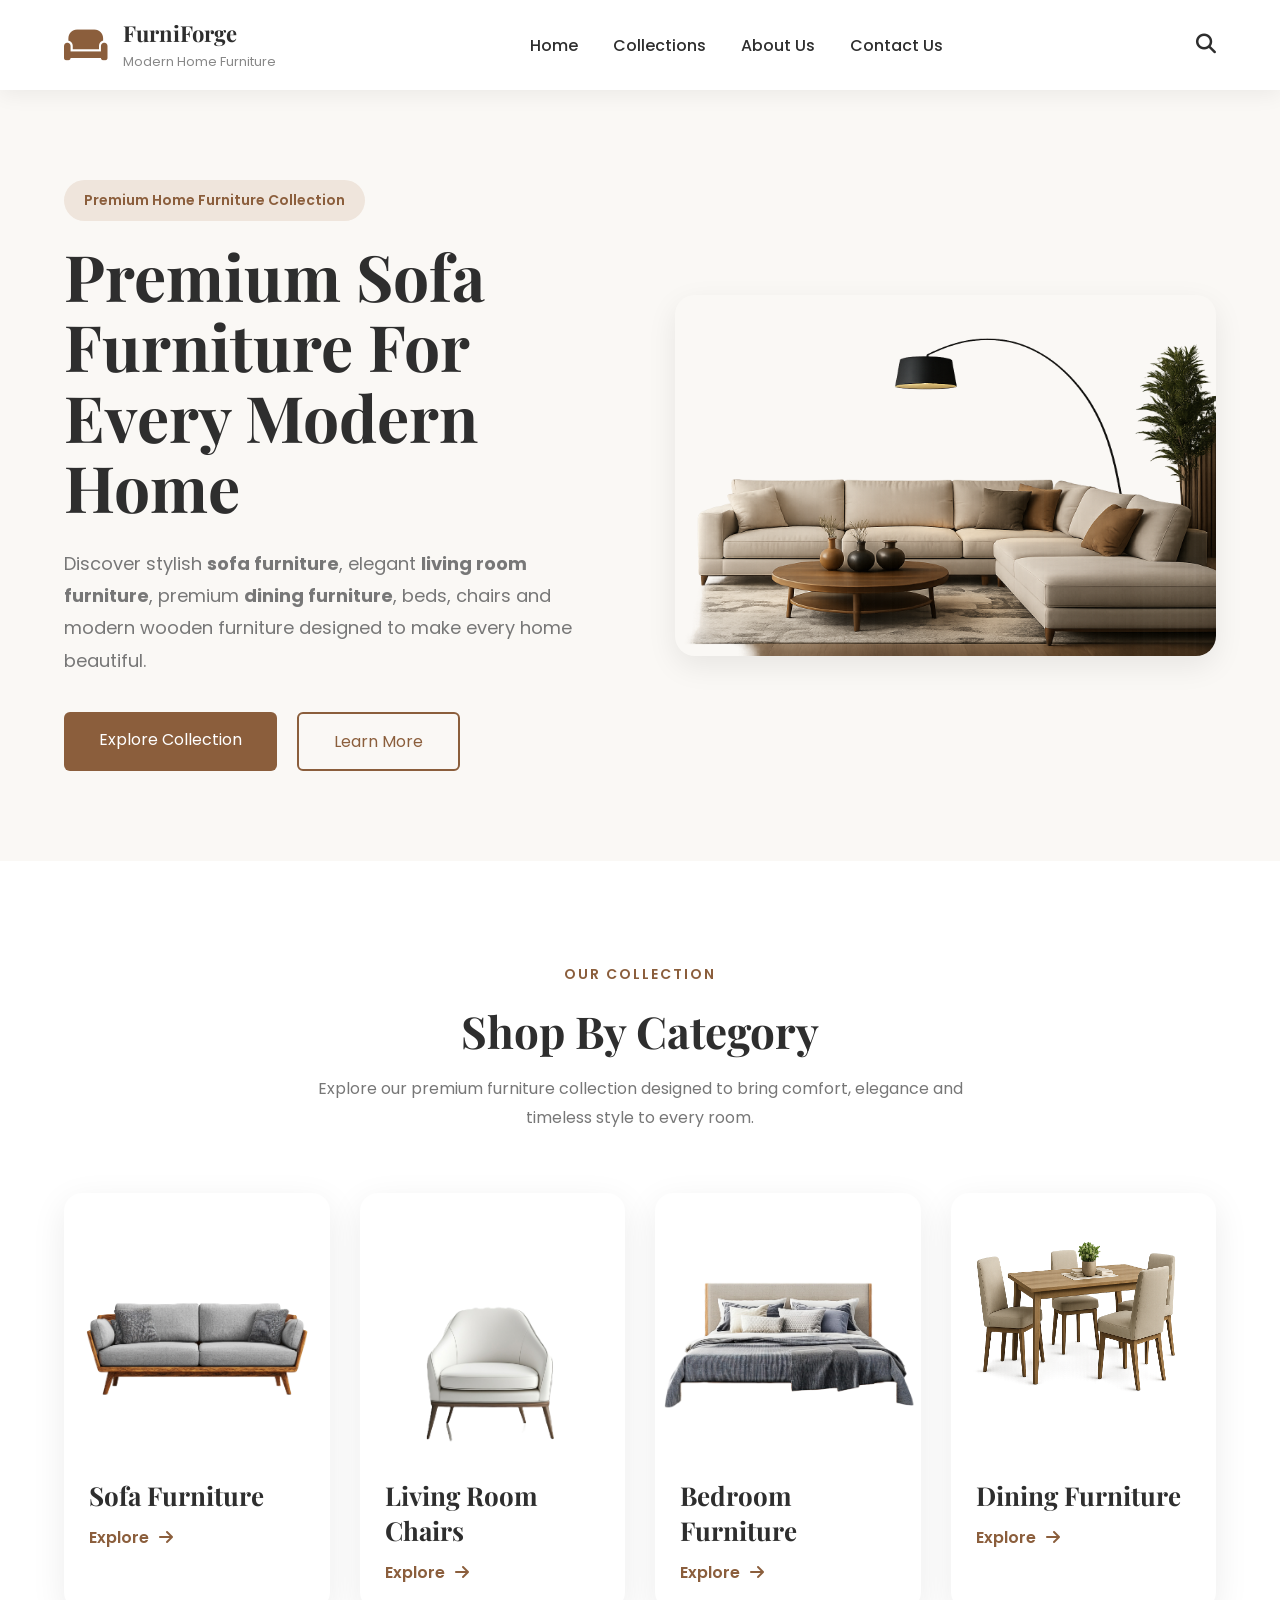
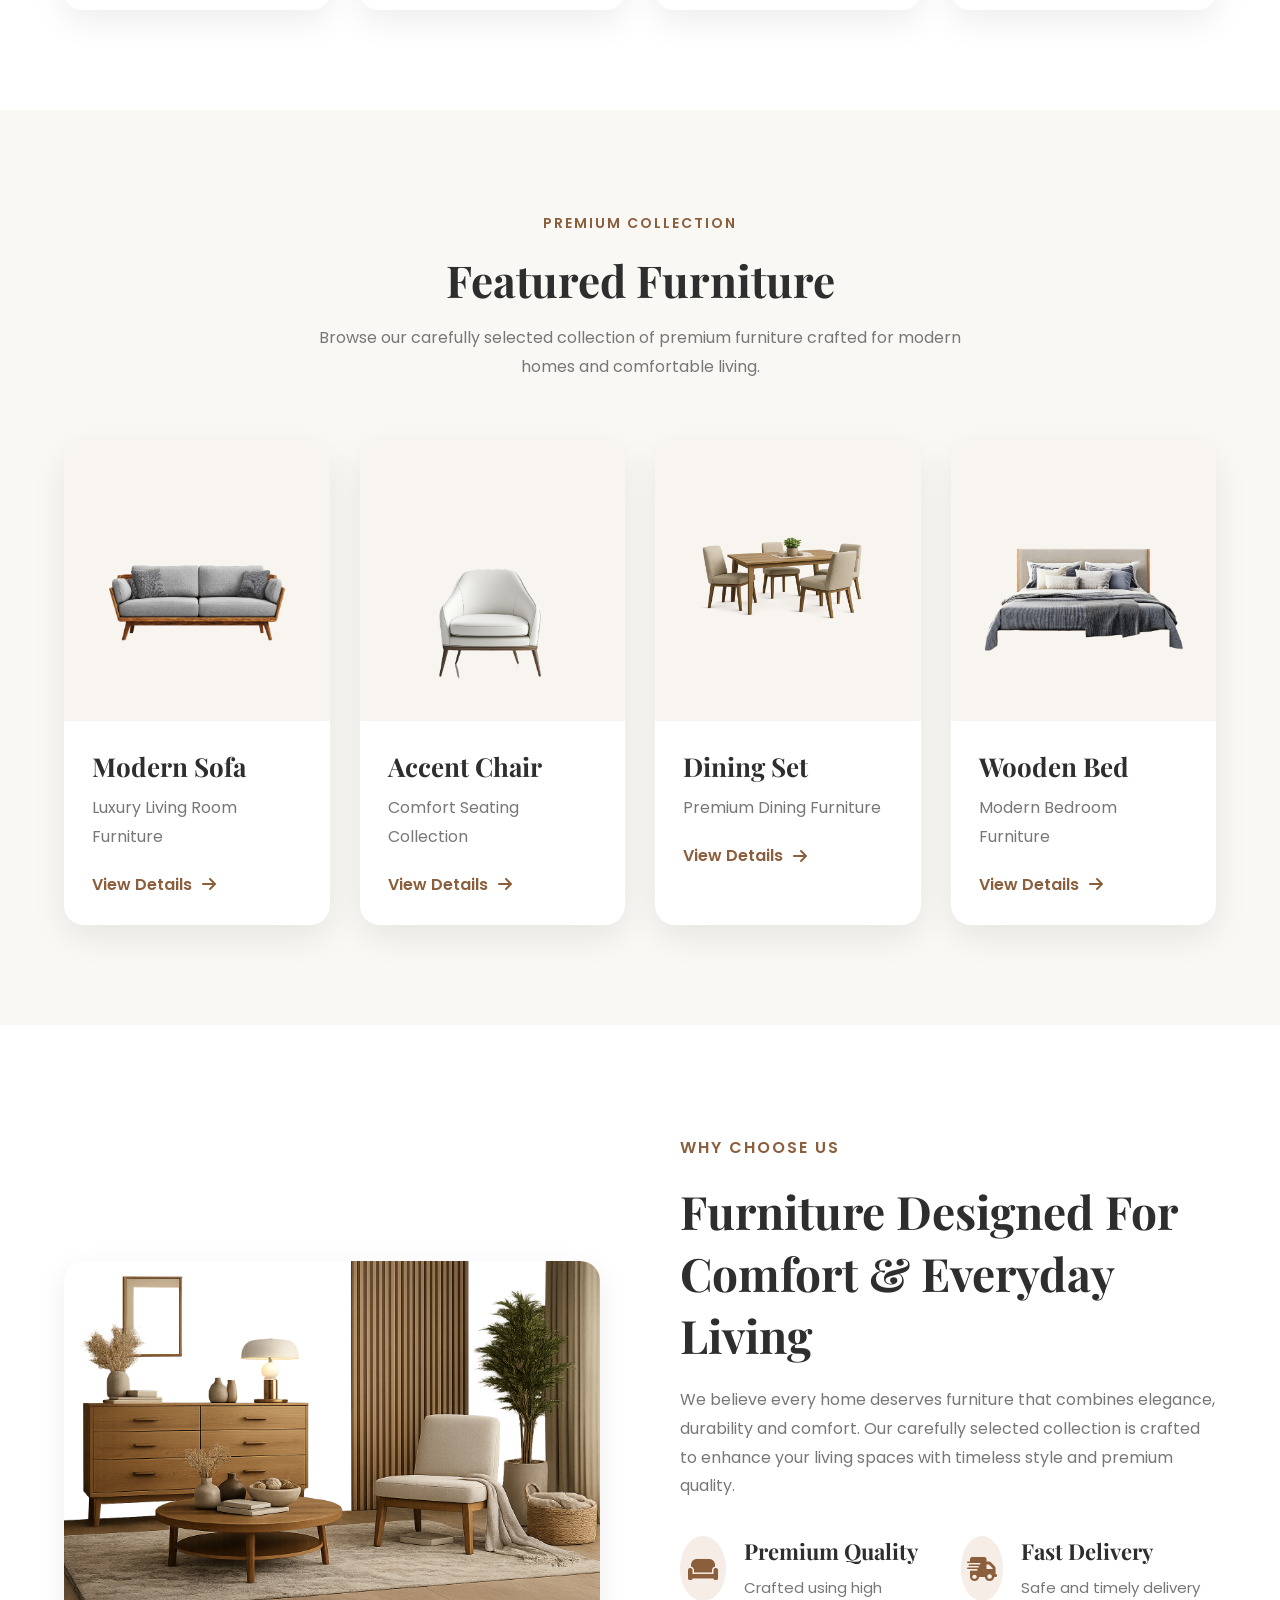
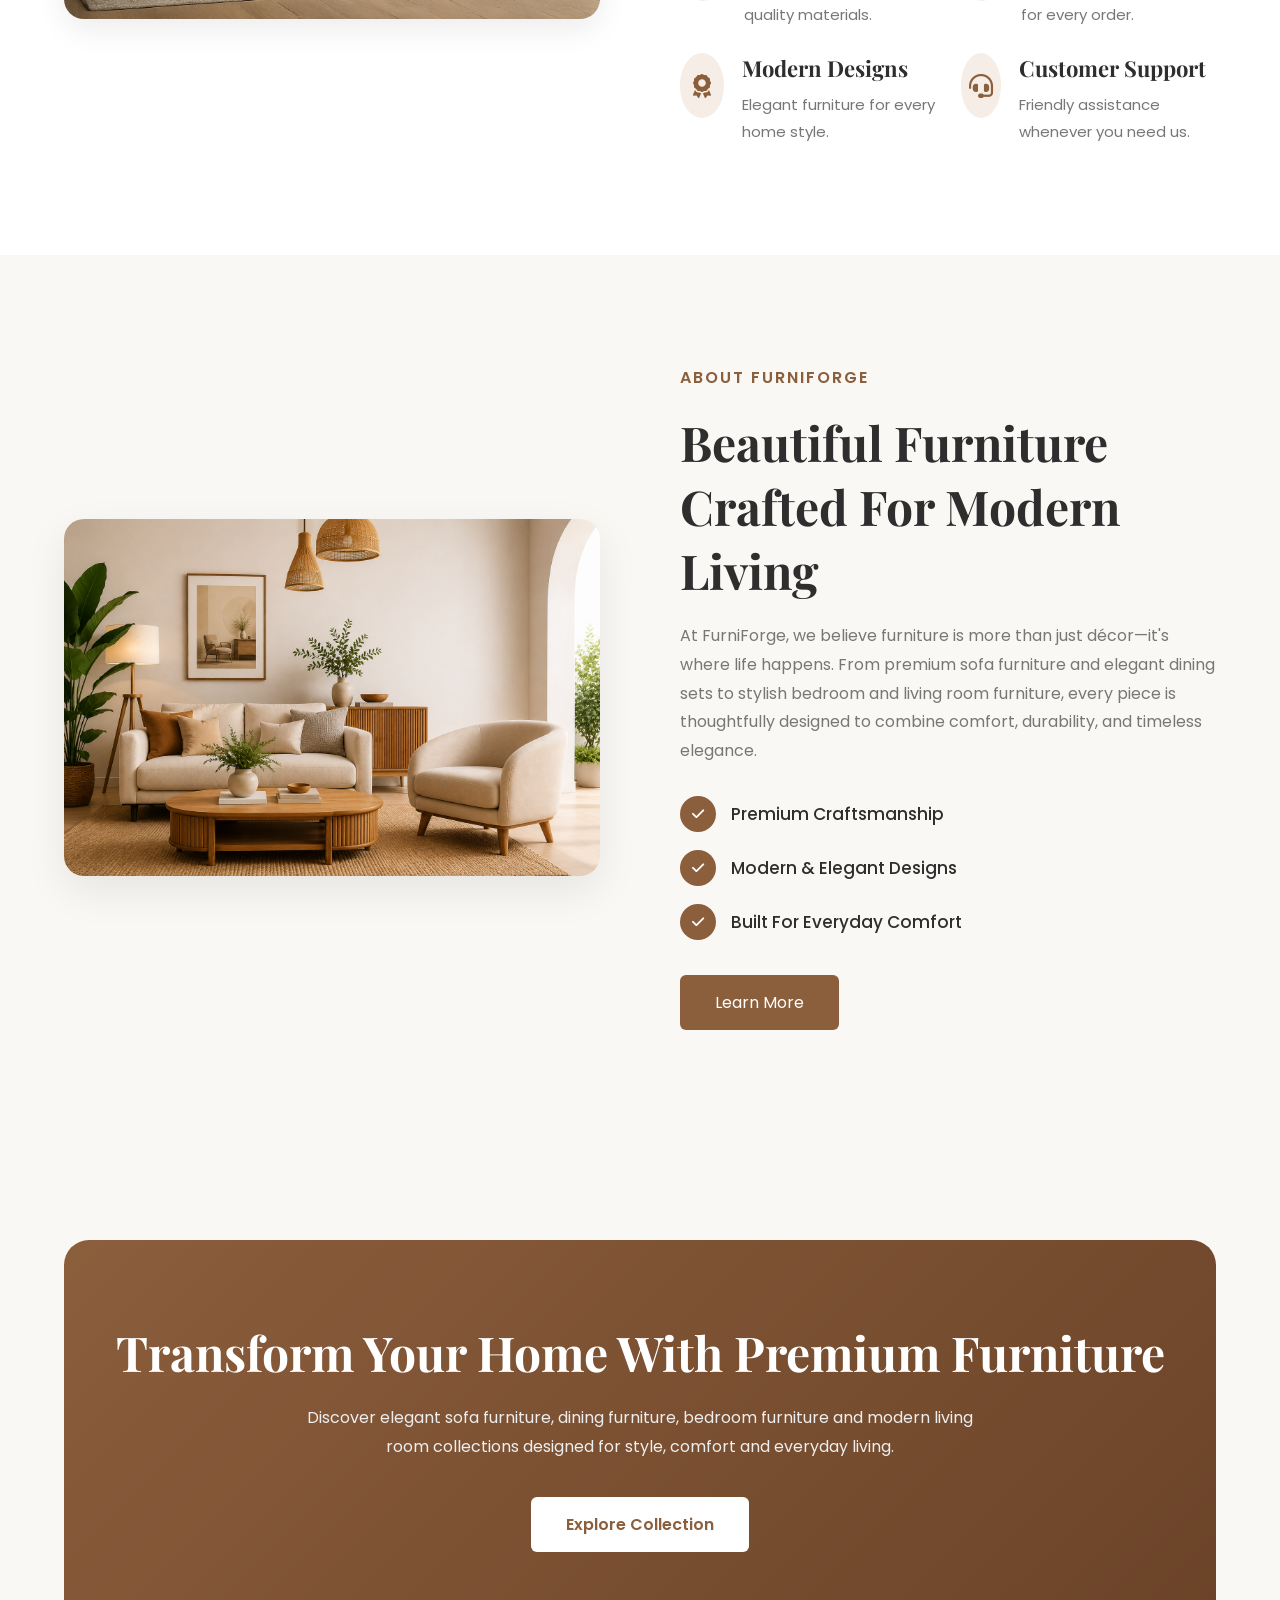
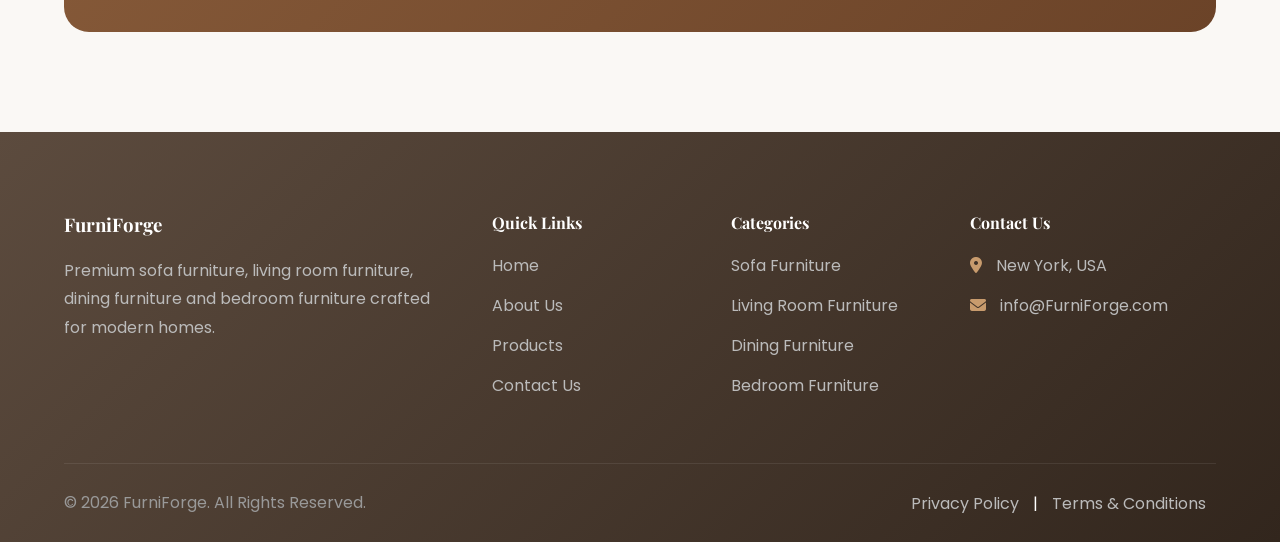
<file: index.html>
<!doctype html>
<html lang="en">
  <head>
    <meta charset="UTF-8" />
    <meta http-equiv="X-UA-Compatible" content="IE=edge" />
    <meta name="viewport" content="width=device-width, initial-scale=1.0" />

    <title>Premium Sofa Furniture | Living Room & Dining Furniture</title>

    <meta
      name="description"
      content="Explore premium sofa furniture, living room furniture, dining furniture, bedroom furniture and modern home furniture crafted for comfort and style."
    />

    <meta
      name="keywords"
      content="Sofa Furniture, Living Room Furniture, Dining Furniture, Bedroom Furniture, Wooden Furniture, Home Furniture"
    />

    <meta name="author" content="Furniture Store" />

    <meta property="og:title" content="Premium Furniture Store" />
    <meta
      property="og:description"
      content="Modern Sofa Furniture, Living Room Furniture and Dining Furniture."
    />
    <meta property="og:type" content="website" />

    <link rel="preconnect" href="https://fonts.googleapis.com" />

    <link rel="preconnect" href="https://fonts.gstatic.com" crossorigin />

    <link
      href="https://fonts.googleapis.com/css2?family=Playfair+Display:wght@600;700&family=Poppins:wght@300;400;500;600;700&display=swap"
      rel="stylesheet"
    />

    <link
      rel="stylesheet"
      href="https://cdnjs.cloudflare.com/ajax/libs/font-awesome/6.7.2/css/all.min.css"
    />
    <link rel="icon" type="image/x-icon" href="Assets/favicon.png" />

    <link rel="stylesheet" href="CSS/index.css" />
  </head>

  <body>
    <header class="header">
      <div class="container">
        <nav class="navbar">
          <a href="index.html" class="logo">
            <i class="fa-solid fa-couch"></i>

            <div>
              <h2>FurniForge</h2>

              <span>Modern Home Furniture</span>
            </div>
          </a>

          <ul class="nav-links">
            <div class="close-menu">
              <i class="fa-solid fa-xmark"></i>
            </div>

            <li>
              <a href="index.html"> Home </a>
            </li>

            <li>
              <a href="#"> Collections </a>
            </li>

            <li>
              <a href="about.html"> About Us </a>
            </li>

            <li>
              <a href="#"> Contact Us </a>
            </li>
          </ul>

          <div class="nav-icons">
            <a href="#" aria-label="Search">
              <i class="fa-solid fa-magnifying-glass"></i>
            </a>

            <button class="menu-btn" aria-label="Open Menu">
              <i class="fa-solid fa-bars"></i>
            </button>
          </div>
        </nav>
      </div>
    </header>

    <section class="hero">
      <div class="container">
        <div class="hero-wrapper">
          <div class="hero-content">
            <span class="hero-tag"> Premium Home Furniture Collection </span>

            <h1>Premium Sofa Furniture For Every Modern Home</h1>

            <p>
              Discover stylish <strong>sofa furniture</strong>, elegant
              <strong>living room furniture</strong>, premium <strong>dining furniture</strong>,
              beds, chairs and modern wooden furniture designed to make every home beautiful.
            </p>

            <div class="hero-buttons">
              <a href="#products" class="btn"> Explore Collection </a>

              <a href="#" class="btn-outline"> Learn More </a>
            </div>
          </div>

          <div class="hero-image">
            <img src="Assets/hero.png" alt="Premium Sofa Furniture Living Room Furniture" />
          </div>
        </div>
      </div>
    </section>

    <section class="categories">
      <div class="container">
        <div class="section-title">
          <span>Our Collection</span>

          <h2>Shop By Category</h2>

          <p>
            Explore our premium furniture collection designed to bring comfort, elegance and
            timeless style to every room.
          </p>
        </div>

        <div class="category-grid">
          <!-- Sofa -->

          <div class="category-card">
            <img src="Assets/sofa.png" alt="Premium Sofa Furniture" />

            <div class="category-content">
              <h3>Sofa Furniture</h3>

              <a href="#">
                Explore
                <i class="fa-solid fa-arrow-right"></i>
              </a>
            </div>
          </div>

          <div class="category-card">
            <img src="Assets/chair.png" alt="Modern Chairs" />

            <div class="category-content">
              <h3>Living Room Chairs</h3>

              <a href="#">
                Explore
                <i class="fa-solid fa-arrow-right"></i>
              </a>
            </div>
          </div>

          <div class="category-card">
            <img src="Assets/bed.png" alt="Wooden Bed Furniture" />

            <div class="category-content">
              <h3>Bedroom Furniture</h3>

              <a href="#">
                Explore
                <i class="fa-solid fa-arrow-right"></i>
              </a>
            </div>
          </div>

          <div class="category-card">
            <img src="Assets/dining.png" alt="Dining Furniture" />

            <div class="category-content">
              <h3>Dining Furniture</h3>

              <a href="#">
                Explore
                <i class="fa-solid fa-arrow-right"></i>
              </a>
            </div>
          </div>
        </div>
      </div>
    </section>

    <section class="featured" id="products">
      <div class="container">
        <div class="section-title">
          <span>Premium Collection</span>

          <h2>Featured Furniture</h2>

          <p>
            Browse our carefully selected collection of premium furniture crafted for modern homes
            and comfortable living.
          </p>
        </div>

        <div class="featured-grid">
          <div class="product-card">
            <div class="product-img">
              <img src="Assets/sofa.png" alt="Modern Sofa Furniture" />
            </div>

            <div class="product-content">
              <h3>Modern Sofa</h3>

              <p>Luxury Living Room Furniture</p>

              <a href="#">
                View Details
                <i class="fa-solid fa-arrow-right"></i>
              </a>
            </div>
          </div>

          <div class="product-card">
            <div class="product-img">
              <img src="Assets/chair.png" alt="Accent Chair" />
            </div>

            <div class="product-content">
              <h3>Accent Chair</h3>

              <p>Comfort Seating Collection</p>

              <a href="#">
                View Details
                <i class="fa-solid fa-arrow-right"></i>
              </a>
            </div>
          </div>

          <div class="product-card">
            <div class="product-img">
              <img src="Assets/dining.png" alt="Dining Furniture" />
            </div>

            <div class="product-content">
              <h3>Dining Set</h3>

              <p>Premium Dining Furniture</p>

              <a href="#">
                View Details
                <i class="fa-solid fa-arrow-right"></i>
              </a>
            </div>
          </div>

          <div class="product-card">
            <div class="product-img">
              <img src="Assets/bed.png" alt="Wooden Bed" />
            </div>

            <div class="product-content">
              <h3>Wooden Bed</h3>

              <p>Modern Bedroom Furniture</p>

              <a href="#">
                View Details
                <i class="fa-solid fa-arrow-right"></i>
              </a>
            </div>
          </div>
        </div>
      </div>
    </section>

    <section class="why-us">
      <div class="container">
        <div class="why-wrapper">
          <div class="why-image">
            <img src="Assets/Furniture.png" alt="Premium Wooden Furniture" />
          </div>

          <div class="why-content">
            <span class="section-subtitle"> Why Choose Us </span>

            <h2>Furniture Designed For Comfort & Everyday Living</h2>

            <p>
              We believe every home deserves furniture that combines elegance, durability and
              comfort. Our carefully selected collection is crafted to enhance your living spaces
              with timeless style and premium quality.
            </p>

            <div class="why-features">
              <div class="feature-item">
                <i class="fa-solid fa-couch"></i>

                <div>
                  <h4>Premium Quality</h4>

                  <p>Crafted using high quality materials.</p>
                </div>
              </div>

              <div class="feature-item">
                <i class="fa-solid fa-truck-fast"></i>

                <div>
                  <h4>Fast Delivery</h4>

                  <p>Safe and timely delivery for every order.</p>
                </div>
              </div>

              <div class="feature-item">
                <i class="fa-solid fa-award"></i>

                <div>
                  <h4>Modern Designs</h4>

                  <p>Elegant furniture for every home style.</p>
                </div>
              </div>

              <div class="feature-item">
                <i class="fa-solid fa-headset"></i>

                <div>
                  <h4>Customer Support</h4>

                  <p>Friendly assistance whenever you need us.</p>
                </div>
              </div>
            </div>
          </div>
        </div>
      </div>
    </section>

    <section class="about">
      <div class="container">
        <div class="about-wrapper">
          <div class="about-image">
            <img src="Assets/About.png" alt="Modern Living Room Furniture" />
          </div>

          <div class="about-content">
            <span class="section-subtitle"> About FurniForge </span>

            <h2>Beautiful Furniture Crafted For Modern Living</h2>

            <p>
              At FurniForge, we believe furniture is more than just décor—it's where life happens.
              From premium sofa furniture and elegant dining sets to stylish bedroom and living room
              furniture, every piece is thoughtfully designed to combine comfort, durability, and
              timeless elegance.
            </p>

            <div class="about-features">
              <div>
                <i class="fa-solid fa-check"></i>

                Premium Craftsmanship
              </div>

              <div>
                <i class="fa-solid fa-check"></i>

                Modern & Elegant Designs
              </div>

              <div>
                <i class="fa-solid fa-check"></i>

                Built For Everyday Comfort
              </div>
            </div>

            <a href="#about" class="btn"> Learn More </a>
          </div>
        </div>
      </div>
    </section>

    <section class="cta">
      <div class="container">
        <div class="cta-box">
          <h2>Transform Your Home With Premium Furniture</h2>

          <p>
            Discover elegant sofa furniture, dining furniture, bedroom furniture and modern living
            room collections designed for style, comfort and everyday living.
          </p>

          <a href="#" class="btn"> Explore Collection </a>
        </div>
      </div>
    </section>

    <footer class="footer">
      <div class="container">
        <div class="footer-grid">
          <div class="footer-col">
            <h3>FurniForge</h3>

            <p>
              Premium sofa furniture, living room furniture, dining furniture and bedroom furniture
              crafted for modern homes.
            </p>
          </div>

          <div class="footer-col">
            <h4>Quick Links</h4>

            <ul>
              <li><a href="index.html">Home</a></li>

              <li><a href="#">About Us</a></li>

              <li><a href="#">Products</a></li>

              <li><a href="#">Contact Us</a></li>
            </ul>
          </div>

          <div class="footer-col">
            <h4>Categories</h4>

            <ul>
              <li><a href="#">Sofa Furniture</a></li>

              <li><a href="#">Living Room Furniture</a></li>

              <li><a href="#">Dining Furniture</a></li>

              <li><a href="#">Bedroom Furniture</a></li>
            </ul>
          </div>

          <div class="footer-col">
            <h4>Contact Us</h4>

            <ul>
              <li>
                <i class="fa-solid fa-location-dot"></i>
                New York, USA
              </li>

              <li>
                <i class="fa-solid fa-envelope"></i>
                info@FurniForge.com
              </li>
            </ul>
          </div>
        </div>

        <div class="footer-bottom">
          <p>© 2026 FurniForge. All Rights Reserved.</p>

          <div>
            <a href="#">Privacy Policy</a>

            <span>|</span>

            <a href="#">Terms & Conditions</a>
          </div>
        </div>
      </div>
    </footer>
  </body>

  <script src="JS/script.js"></script>
</html>
</file>
<file: CSS/index.css>
:root {
  --primary: #8b5e3c;
  --secondary: #c89b6d;
  --background: #faf8f5;
  --white: #ffffff;
  --dark: #2e2e2e;
  --light: #777;
  --border: #ece6df;
  --shadow: 0 10px 30px rgba(0, 0, 0, 0.08);
}

* {
  margin: 0;
  padding: 0;
  box-sizing: border-box;
}

html {
  scroll-behavior: smooth;
}

body {
  font-family: "Poppins", sans-serif;
  background: var(--background);
  color: var(--dark);
  overflow-x: hidden;
}

img {
  width: 100%;
  display: block;
}

a {
  text-decoration: none;
  color: inherit;
}

ul {
  list-style: none;
}

.container {
  width: 90%;
  max-width: 1320px;
  margin: auto;
}

section {
  padding: 90px 0;
}

h1,
h2,
h3,
h4 {
  font-family: "Playfair Display", serif;
  font-weight: 700;
}

h1 {
  font-size: 64px;
  line-height: 1.1;
}

h2 {
  font-size: 42px;
}

p {
  color: var(--light);
  line-height: 1.8;
}

.btn {
  display: inline-block;
  padding: 15px 35px;
  background: var(--primary);
  color: #fff;
  border-radius: 6px;
  transition: 0.3s;
}

.btn:hover {
  background: #6b4328;
}

.header {
  position: sticky;
  top: 0;
  left: 0;
  width: 100%;
  background: #fff;
  z-index: 999;
  box-shadow: 0 5px 20px rgba(0, 0, 0, 0.06);
}

.navbar {
  display: flex;
  justify-content: space-between;
  align-items: center;
  height: 90px;
}

.logo {
  display: flex;
  align-items: center;
  gap: 15px;
}

.logo i {
  font-size: 35px;
  color: var(--primary);
}

.logo h2 {
  font-size: 22px;
  color: var(--dark);
}

.logo span {
  font-size: 13px;
  color: #888;
}

.nav-links {
  display: flex;
  gap: 35px;
}

.nav-links a {
  position: relative;
  font-weight: 500;
  color: var(--dark);
  transition: 0.3s;
}

.nav-links a:hover,
.nav-links .active {
  color: var(--primary);
}

.nav-links a::after {
  content: "";
  position: absolute;
  left: 0;
  bottom: -8px;
  width: 0;
  height: 2px;
  background: var(--primary);
  transition: 0.3s;
}

.nav-links a:hover::after,
.nav-links .active::after {
  width: 100%;
}

.nav-icons {
  display: flex;
  align-items: center;
  gap: 25px;
}

.nav-icons i {
  font-size: 20px;
  color: var(--dark);
  cursor: pointer;
  transition: 0.3s;
}

.nav-icons i:hover {
  color: var(--primary);
}

.menu-btn {
  display: none;
  border: none;
  background: none;
  cursor: pointer;
}

.menu-btn i {
  font-size: 28px;
}

.close-menu {
  display: none;
}

.hero {
  padding: 90px 0;
  background: #faf8f5;
}

.hero-wrapper {
  display: flex;
  align-items: center;
  justify-content: space-between;
  gap: 70px;
}

.hero-content {
  flex: 1;
}

.hero-tag {
  display: inline-block;
  padding: 10px 20px;
  background: #efe5dc;
  color: var(--primary);
  border-radius: 40px;
  font-size: 14px;
  font-weight: 600;
  margin-bottom: 20px;
}

.hero-content h1 {
  font-size: 64px;
  line-height: 1.1;
  margin-bottom: 25px;
  color: var(--dark);
}

.hero-content p {
  font-size: 18px;
  margin-bottom: 35px;
  max-width: 600px;
}

.hero-buttons {
  display: flex;
  gap: 20px;
}

.btn-outline {
  padding: 15px 35px;
  border: 2px solid var(--primary);
  border-radius: 6px;
  color: var(--primary);
  transition: 0.3s;
}

.btn-outline:hover {
  background: var(--primary);
  color: #fff;
}

.hero-image {
  flex: 1;
}

.hero-image img {
  width: 100%;
  border-radius: 20px;
  box-shadow: var(--shadow);
}

.categories {
  padding: 100px 0;
  background: #fff;
}

.section-title {
  text-align: center;
  margin-bottom: 60px;
}

.section-title span {
  color: var(--primary);
  text-transform: uppercase;
  letter-spacing: 2px;
  font-size: 14px;
  font-weight: 600;
}

.section-title h2 {
  margin: 15px 0;
  font-size: 44px;
}

.section-title p {
  max-width: 650px;
  margin: auto;
}

.category-grid {
  display: grid;
  grid-template-columns: repeat(4, 1fr);
  gap: 30px;
}

.category-card {
  overflow: hidden;
  border-radius: 18px;
  background: #fff;
  box-shadow: 0 10px 35px rgba(0, 0, 0, 0.08);
  transition: 0.4s;
}

.category-card:hover {
  transform: translateY(-10px);
}

.category-card img {
  width: 100%;
  height: 260px;
  object-fit: fill;
  transition: 0.5s;
}

.category-card:hover img {
  transform: scale(1.08);
}

.category-content {
  padding: 25px;
}

.category-content h3 {
  margin-bottom: 12px;
  font-size: 26px;
}

.category-content a {
  color: var(--primary);
  font-weight: 600;
  display: inline-flex;
  gap: 10px;
  align-items: center;
}

.category-content a i {
  transition: 0.3s;
}

.category-card:hover i {
  transform: translateX(8px);
}

/* FEATURED */

.featured {
  background: #faf8f5;
  padding: 100px 0;
}

.featured-grid {
  margin-top: 60px;
  display: grid;
  grid-template-columns: repeat(4, 1fr);
  gap: 30px;
}

.product-card {
  background: #fff;
  border-radius: 20px;
  overflow: hidden;
  box-shadow: 0 12px 35px rgba(0, 0, 0, 0.08);
  transition: 0.4s;
}

.product-card:hover {
  transform: translateY(-10px);
}

.product-img {
  height: 280px;
  background: #f8f4ef;
  display: flex;
  align-items: center;
  justify-content: center;
  overflow: hidden;
}

.product-img img {
  width: 80%;
  transition: 0.4s;
}

.product-card:hover img {
  transform: scale(1.08);
}

.product-content {
  padding: 28px;
}

.product-content h3 {
  font-size: 26px;
  margin-bottom: 10px;
}

.product-content p {
  margin-bottom: 20px;
  color: #777;
}

.product-content a {
  color: var(--primary);
  font-weight: 600;
  display: inline-flex;
  gap: 10px;
  align-items: center;
}

.product-content a i {
  transition: 0.3s;
}

.product-card:hover a i {
  transform: translateX(8px);
}

.why-us {
  padding: 110px 0;
  background: #fff;
}

.why-wrapper {
  display: flex;
  align-items: center;
  gap: 80px;
}

.why-image {
  flex: 1;
}

.why-image img {
  width: 100%;
  border-radius: 20px;
  box-shadow: var(--shadow);
}

.why-content {
  flex: 1;
}

.section-subtitle {
  color: var(--primary);
  font-weight: 600;
  text-transform: uppercase;
  letter-spacing: 2px;
}

.why-content h2 {
  font-size: 46px;
  margin: 20px 0;
}

.why-content > p {
  margin-bottom: 35px;
}

.why-features {
  display: grid;
  grid-template-columns: repeat(2, 1fr);
  gap: 25px;
}

.feature-item {
  display: flex;
  gap: 18px;
}

.feature-item i {
  width: 65px;
  height: 65px;
  background: #f5ede6;
  color: var(--primary);
  border-radius: 50%;
  display: flex;
  justify-content: center;
  align-items: center;
  font-size: 24px;
}

.feature-item h4 {
  margin-bottom: 8px;
  font-size: 22px;
}

.feature-item p {
  font-size: 15px;
}

/* ABOUT */

.about {
  padding: 110px 0;
  background: #faf8f5;
}

.about-wrapper {
  display: flex;
  align-items: center;
  gap: 80px;
}

.about-image {
  flex: 1;
}

.about-image img {
  width: 100%;
  border-radius: 20px;
  box-shadow: 0 15px 40px rgba(0, 0, 0, 0.08);
}

.about-content {
  flex: 1;
}

.about-content h2 {
  font-size: 48px;
  margin: 20px 0;
}

.about-content p {
  margin-bottom: 30px;
}

.about-features {
  display: flex;
  flex-direction: column;
  gap: 18px;
  margin-bottom: 35px;
}

.about-features div {
  display: flex;
  align-items: center;
  gap: 15px;
  font-size: 17px;
  font-weight: 500;
}

.about-features i {
  width: 36px;
  height: 36px;
  background: var(--primary);
  color: #fff;
  border-radius: 50%;
  display: flex;
  justify-content: center;
  align-items: center;
  font-size: 14px;
}

/* CTA */

.cta {
  padding: 100px 0;
  background: #faf8f5;
}

.cta-box {
  background: linear-gradient(135deg, #8b5e3c, #6b4328);
  border-radius: 25px;
  padding: 80px 40px;
  text-align: center;
  color: #fff;
}

.cta-box h2 {
  font-size: 48px;
  margin-bottom: 20px;
  color: #fff;
}

.cta-box p {
  max-width: 700px;
  margin: 0 auto 35px;
  color: #eee;
}

.cta-box .btn {
  background: #fff;
  color: var(--primary);
  font-weight: 600;
}

.cta-box .btn:hover {
  background: #f2f2f2;
}

/* FOOTER */

.footer {
  background: linear-gradient(135deg, #5c4b3e, #32261d);
  color: #fff;
  padding: 80px 0 25px;
}

.footer-grid {
  display: grid;
  grid-template-columns: 2fr 1fr 1fr 1.3fr;
  gap: 50px;
  margin-bottom: 50px;
}

.footer h3,
.footer h4 {
  color: #fff;
  margin-bottom: 20px;
}

.footer p {
  color: #bbb;
  line-height: 1.8;
}

.footer ul {
  padding: 0;
}

.footer ul li {
  margin-bottom: 15px;
  color: #bbb;
}

.footer ul li a {
  color: #bbb;
  transition: 0.3s;
}

.footer ul li a:hover {
  color: #fff;
  padding-left: 5px;
}

.footer ul li i {
  color: var(--secondary);
  margin-right: 10px;
}

.social-icons {
  display: flex;
  gap: 15px;
  margin-top: 25px;
}

.social-icons a {
  width: 42px;
  height: 42px;
  border-radius: 50%;
  background: #333;
  color: #fff;
  display: flex;
  align-items: center;
  justify-content: center;
  transition: 0.3s;
}

.social-icons a:hover {
  background: var(--primary);
}

.footer-bottom {
  border-top: 1px solid rgba(255, 255, 255, 0.08);
  padding-top: 25px;
  display: flex;
  justify-content: space-between;
  align-items: center;
  flex-wrap: wrap;
  gap: 15px;
}

.footer-bottom p {
  color: #999;
}

.footer-bottom a {
  color: #bbb;
  margin: 0 10px;
}

.footer-bottom a:hover {
  color: #fff;
}

@media (max-width: 992px) {
  .logo h2 {
    font-size: 24px;
  }

  .logo span {
    display: none;
  }

  .menu-btn {
    display: block;
  }

  .nav-icons a {
    display: none;
  }

  /* Menu */

  .nav-links {
    position: fixed;
    top: 0;
    right: -100%;
    width: 300px;
    height: 100vh;
    background: #fff;
    display: flex;
    flex-direction: column;
    align-items: flex-start;
    justify-content: flex-start;
    gap: 25px;
    padding: 100px 35px;
    transition: 0.4s ease;
    box-shadow: -10px 0 30px rgba(0, 0, 0, 0.1);
    z-index: 1001;
  }

  .nav-links.active {
    right: 0;
  }

  .nav-links li {
    width: 100%;
  }

  .nav-links a {
    display: block;
    width: 100%;
    padding: 10px 0;
    font-size: 18px;
  }

  /* Close */

  .close-menu {
    display: block;
    position: absolute;
    top: 30px;
    right: 30px;
    cursor: pointer;
  }

  .close-menu i {
    font-size: 28px;
    color: var(--primary);
  }
}

@media (max-width: 576px) {
  .header {
    padding: 0;
  }

  .navbar {
    height: 75px;
  }

  .logo i {
    font-size: 34px;
  }

  .logo h2 {
    font-size: 20px;
  }

  .nav-links {
    width: 270px;
    padding: 90px 25px;
  }
}

@media (max-width: 992px) {
  .hero-wrapper {
    flex-direction: column-reverse;
    text-align: center;
  }

  .hero-content h1 {
    font-size: 42px;
  }

  .hero-content p {
    margin: auto;
    margin-bottom: 30px;
  }

  .hero-buttons {
    justify-content: center;
  }
  .hero-image {
    display: none;
  }
}

@media (max-width: 992px) {
  .category-grid {
    grid-template-columns: repeat(2, 1fr);
  }
}

@media (max-width: 576px) {
  .category-grid {
    grid-template-columns: 1fr;
  }

  .section-title h2 {
    font-size: 34px;
  }
}

@media (max-width: 992px) {
  .featured-grid {
    grid-template-columns: repeat(2, 1fr);
  }
}

@media (max-width: 576px) {
  .featured-grid {
    grid-template-columns: 1fr;
  }
}
@media (max-width: 992px) {
  .why-wrapper {
    flex-direction: column;
  }

  .why-content {
    text-align: center;
  }

  .why-features {
    grid-template-columns: 1fr;
  }

  .feature-item {
    justify-content: center;
    text-align: left;
  }
}

@media (max-width: 992px) {
  .footer-grid {
    grid-template-columns: 1fr 1fr;
  }

  .footer-bottom {
    flex-direction: column;
    text-align: center;
  }
}

@media (max-width: 576px) {
  .footer-grid {
    grid-template-columns: 1fr;
  }

  .cta-box {
    padding: 50px 25px;
  }

  .cta-box h2 {
    font-size: 34px;
  }
}

@media (max-width: 992px) {
  .about-wrapper {
    flex-direction: column;
  }

  .about-content {
    text-align: center;
  }

  .about-features {
    align-items: center;
  }

  .about-content h2 {
    font-size: 38px;
  }
}

@media (max-width: 576px) {
  .about {
    padding: 80px 0;
  }

  .about-content h2 {
    font-size: 30px;
  }
}
</file>
